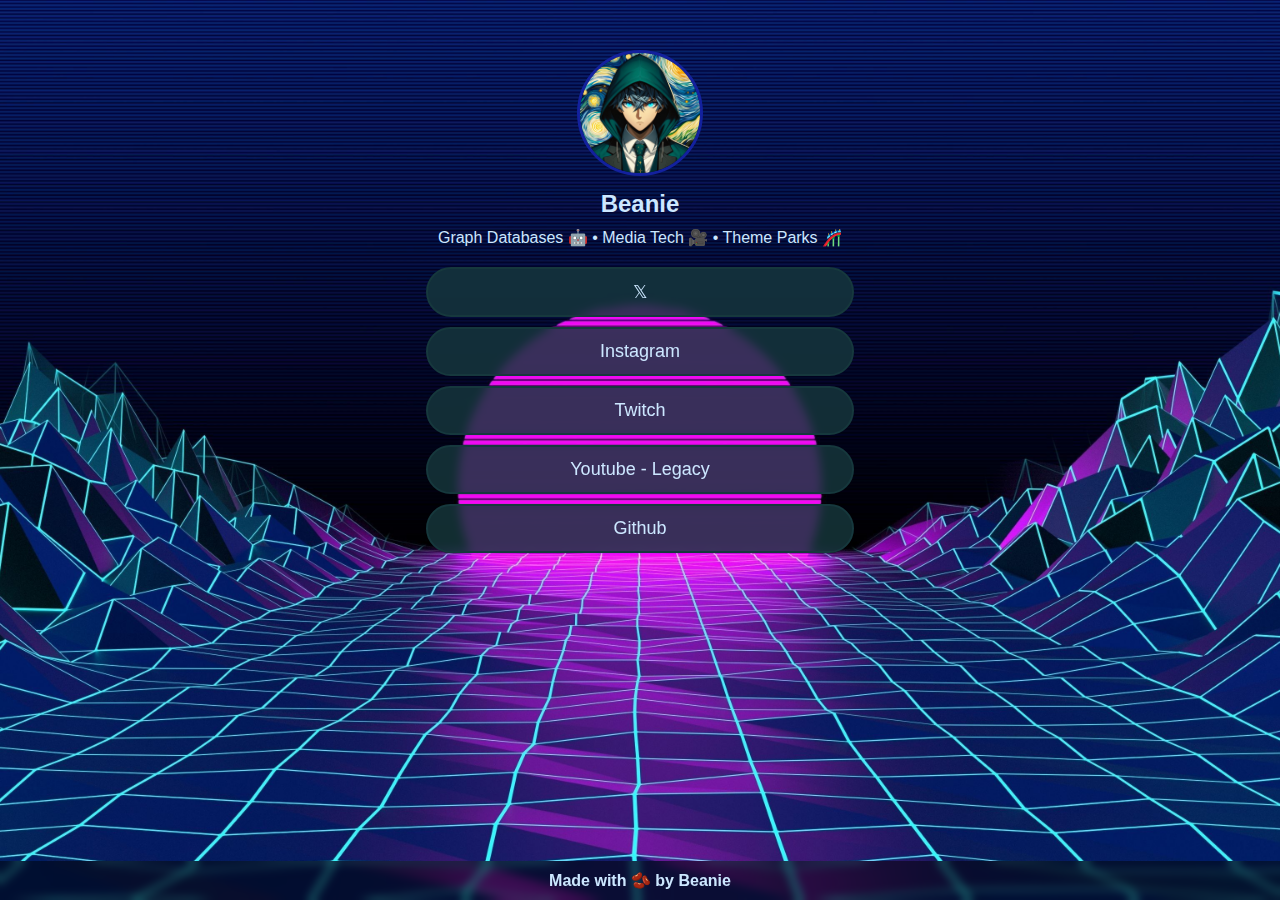
<file: index.html>
<!DOCTYPE html>
<html lang="en">
<head>
    <link rel="icon" type="image/webp" href="images/beanie.webp">
    <meta charset="UTF-8">
    <meta name="viewport" content="width=device-width, initial-scale=1.0">
    <title>Its Beanie</title>
    <style>
        body {
            font-family: Arial, sans-serif;
            background: url('images/back.jpg') no-repeat center center fixed; background-size: cover;
            color: #cce7ff;
            text-align: center;
            margin: 0;
            padding: 0;
            display: flex;
            flex-direction: column;
            min-height: 100vh;
        }
        .container {
            width: 90%;
            max-width: 500px;
            margin: 50px auto;
            flex: 1;
        }
        .profile-img {
            width: 120px;
            height: 120px;
            border-radius: 50%;
            border: 3px solid #13219e;
        }
        .name {
            font-size: 24px;
            margin-top: 10px;
            font-weight: bold;
        }
        .bio {
            font-size: 16px;
            margin: 10px 0 20px;
        }
        .link {
            display: block;
            background: rgba(22, 56, 61, 0.8);
            backdrop-filter: blur(5px);
            color: #cce7ff;
            text-decoration: none;
            padding: 12px;
            border-radius: 25px;
            margin: 10px auto;
            width: 80%;
            font-size: 18px;
            transition: 0.3s;
            border: 2px solid #16383d;
        }
        .link:hover {
            background: rgba(22, 56, 61, 1.0);
            transform: translateY(-3px) scale(1.05);
        }
        .link:hover {
            background-color: #555;
        }
        .footer {
            font-weight: bold;
            padding: 10px;
            text-align: center;
            background: rgba(0, 0, 0, 0.5);
            backdrop-filter: blur(5px);
        }
    </style>
    <script>
        window.onload = function() {
            const prefixes = ["", "Not", "Just", "Super", "NOT", "Knot", "Real", "Fake", "Totally Not ", "I'm ", "Who Is ", "Is This "];
            let selectedPrefix = prefixes[Math.floor(Math.random() * prefixes.length)];
            document.getElementById("dynamic-name").textContent = selectedPrefix + "Beanie";
        };
    </script>
</head>
<body>
    <div class="container">
        <img src="images/beanie.webp" alt="Profile Image" class="profile-img">
        <div class="name" id="dynamic-name">Beanie</div>
        <div class="bio">Graph Databases 🤖 • Media Tech 🎥 • Theme Parks 🎢</div>
        <a href="https://x.com/realbeanie__/" class="link">𝕏</a>
        <a href="https://www.instagram.com/knotbeanie/" class="link">Instagram</a>
        <a href="https://www.twitch.tv/fakebeanie" class="link">Twitch</a>
        <a href="https://www.youtube.com/joshbean39" class="link">Youtube - Legacy</a>
        <a href="https://github.com/justbeanie" class="link">Github</a>
    </div>
    <div class="footer">Made with 🫘 by Beanie</div>
</body>
</html>
</file>
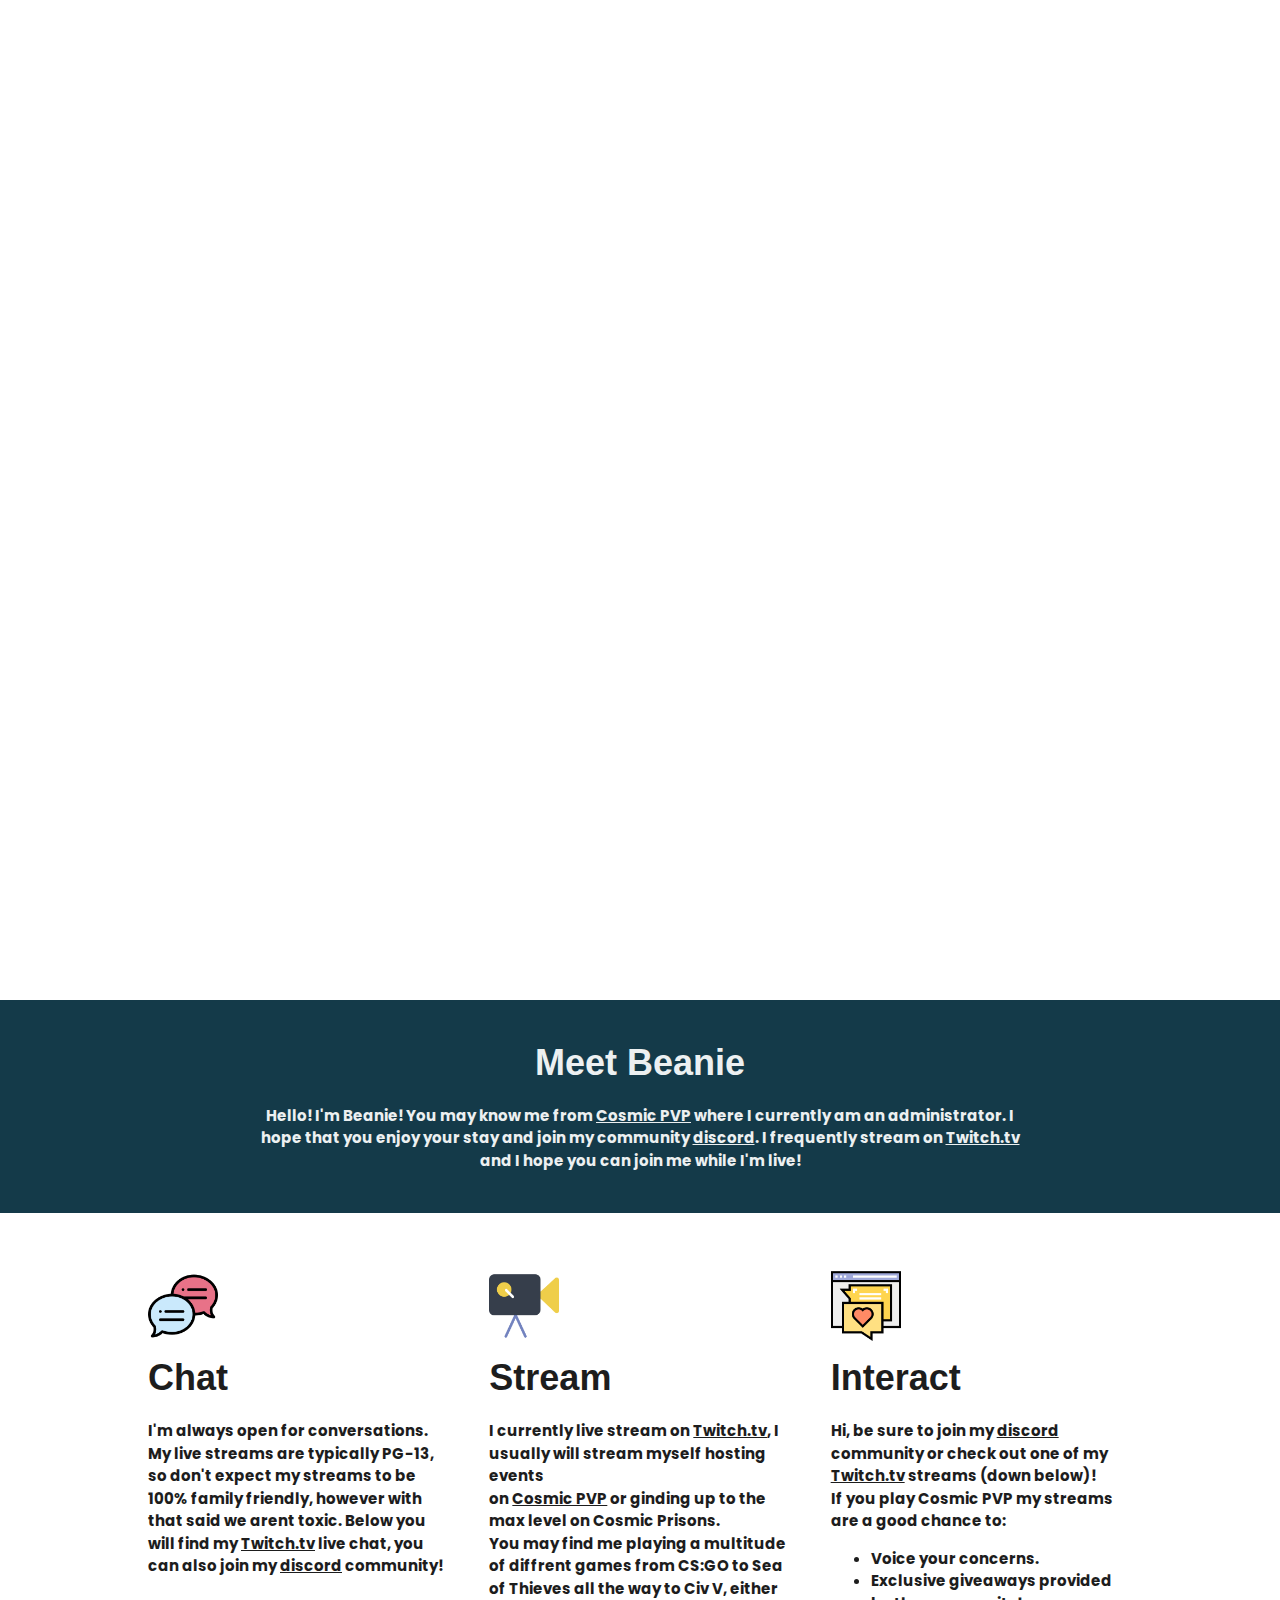
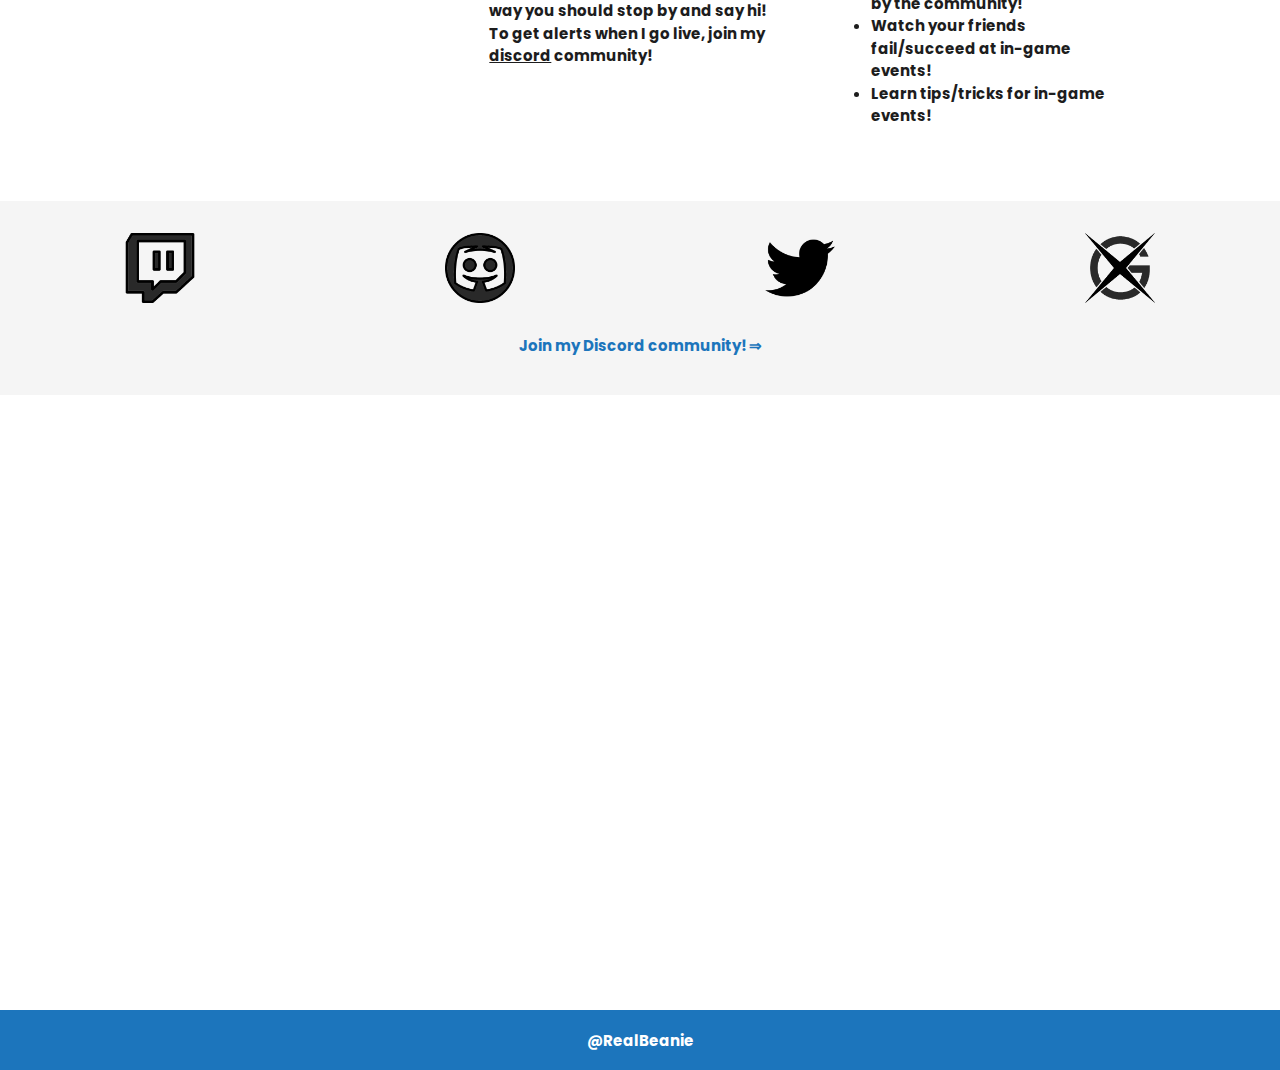
<file: Beanie-master/index.html>
<!DOCTYPE html>
<html>
   <head>
      <title>Beanie</title>
      <meta charset="UTF-8">
      <meta name="viewport" content="width=device-width, initial-scale=1">
      <link href="https://fonts.googleapis.com/css?family=Poppins&display=swap" rel="stylesheet">
      <link rel="stylesheet" href="https://www.w3schools.com/w3css/4/w3.css">
      <script src="https://ajax.googleapis.com/ajax/libs/jquery/3.4.0/jquery.min.js"></script>
      <link rel="stylesheet" type="text/css" href="styles/styles.css">
	  <link rel="apple-touch-icon" sizes="180x180" href="icon/apple-touch-icon.png">
	  <link rel="icon" type="image/png" sizes="32x32" href="icon/favicon-32x32.png">
	  <link rel="icon" type="image/png" sizes="16x16" href="icon/favicon-16x16.png">
	  <link rel="manifest" href="icon/site.webmanifest">
	  <meta name="msapplication-TileColor" content="#da532c">
     <meta name="theme-color" content="#ffffff">
   </head>
   <body>
      <div class="container">
         <header id="top" class="animated animatedFadeInUp fadeInUp">
            <img src="images/BeanieLogo.png" alt="logo" style="width: 35%">
            <div class="wrapper">
               <nav>
                  <a href="#explore" class="btn_fab" style="text-decoration: none">Explore</a>
               </nav>
            </div>
         </header>
         <div class="background" id="explore">
            <header class="style fade-in">
               <h1>Meet Beanie</h1>
               <p>Hello! I'm Beanie! You may know me from <a href="https://cosmicpvp.com">Cosmic PVP</a> where I currently am an administrator. I hope that you enjoy your stay and join my community <a href="https://discord.gg/xMdsVBj">discord</a>. I frequently stream on <a href="https://twitch.tv/fakebeanie" >Twitch.tv</a> and I hope you can join me while I'm live! </p>
            </header>
         </div>
         <div class="grid-wrapper-equal-thirds style fade-in">
            <article class="left-third">
               <img src="images/speech-bubble.png" alt="Chat">
               <h1>Chat</h1>
               <p>I'm always open for conversations. My live streams are typically PG-13, so don't expect my streams to be 100% family friendly, however with that said we arent toxic. Below you will find my <a href="https://twitch.tv/fakebeanie" >Twitch.tv</a> live chat, you can also join my <a href="https://discord.gg/xMdsVBj">discord</a> community!</p>
            </article>
            <article class="middle-third">
               <img src="images/video-camera.png" alt="Video-camera">
               <h1>Stream</h1>
               <p>I currently live stream on <a href="https://twitch.tv/fakebeanie" >Twitch.tv</a>, I usually will stream myself hosting events
			   </br> on <a href="https://cosmicpvp.com">Cosmic PVP</a> or ginding up to the max level on Cosmic Prisons.
			   </br>You may find me playing a multitude of diffrent games from CS:GO to Sea of Thieves all the way to Civ V, either way you should stop by and say hi! 
			   </br> To get alerts when I go live, join my <a href="https://discord.gg/xMdsVBj">discord</a> community! </p>
            </article>
            <article class="right-third">
               <img src="images/engagement.png" alt="Engagement">
               <h1>Interact</h1>
               <p>Hi, be sure to join my <a href="https://discord.gg/xMdsVBj">discord</a> community or check out one of my <a href="https://twitch.tv/fakebeanie" >Twitch.tv</a> streams (down below)! </br>
			   If you play Cosmic PVP my streams are a good chance to:
			   <ul>
			   <li>Voice your concerns.</li>
			   <li>Exclusive giveaways provided by the community!</li>
			   <li>Watch your friends fail/succeed at in-game events!</li>
			   <li>Learn tips/tricks for in-game events!</li>
			   </ul>
			   </p>
            </article>
         </div>
         <div class="grid-wrapper-equal-fourths style fade-in">
            <article class="one-fourth">
			<a href="https://twitch.tv/fakebeanie" >
               <img src="images/twitch.png" alt="twitch">
			   </a>
            </article>
            <article class="one-fourth">
			<a href="https://discord.gg/xMdsVBj" >
               <img src="images/discord.png" alt="discord">
			   </a>
            </article>
            <article class="one-fourth">
			<a href="https://twitter.com/realbeanie__">
               <img src="images/twitter.png" alt="twitter">
			   </a>
            </article>
            <article class="one-fourth">
			<a href="http://xternalgaming.com/" >
               <img src="images/externalgaming.png" h alt="Xternal-Gaming">
			</a>
            </article>
         </div>
         <div class="content style fade-in">
            <a href="https://discord.gg/xMdsVBj" style="color: #1c75bc;">Join my Discord community! &rArr;</a>
         </div>
      </div>
      <div class="splitscreen">
         <div class="left">
            <iframe src="https://player.twitch.tv/?channel=fakebeanie" frameborder="0" allowfullscreen="true" scrolling="no" class="twitch_video"></iframe><a href="https://www.twitch.tv/fakebeanie?tt_content=text_link&tt_medium=live_embed" style="padding:2px 0px 4px; display:block; width:345px; font-weight:normal; font-size:10px; text-decoration:underline;"></a>
         </div>
         <div class="right">
            <iframe src="https://www.twitch.tv/embed/fakebeanie/chat" frameborder="0" scrolling="no" class="twitch_chat"></iframe>
         </div>
      </div>
      <footer><a href="https://twitter.com/realbeanie__" style="text-decoration: none;">@RealBeanie</a></footer>
      </div>
   </body>
   <script src="js/script.js"></script>
</html>
</file>
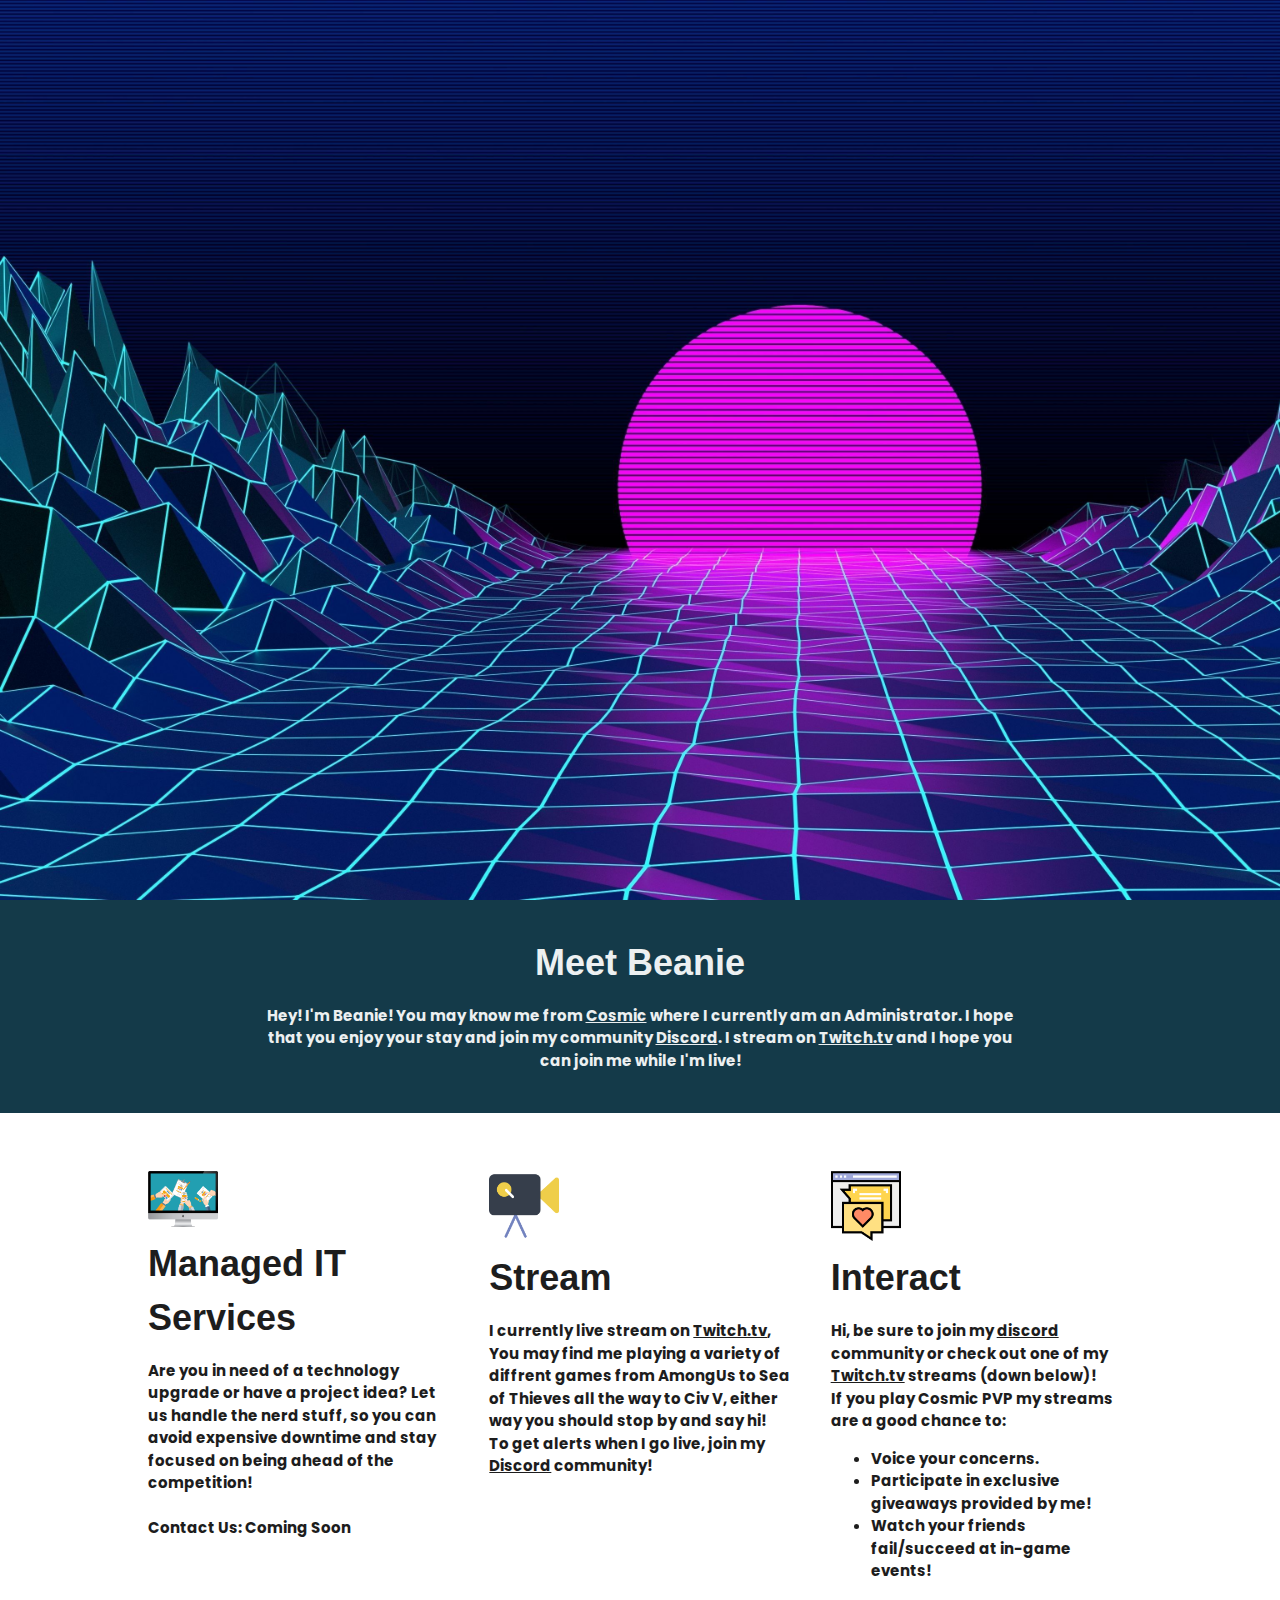
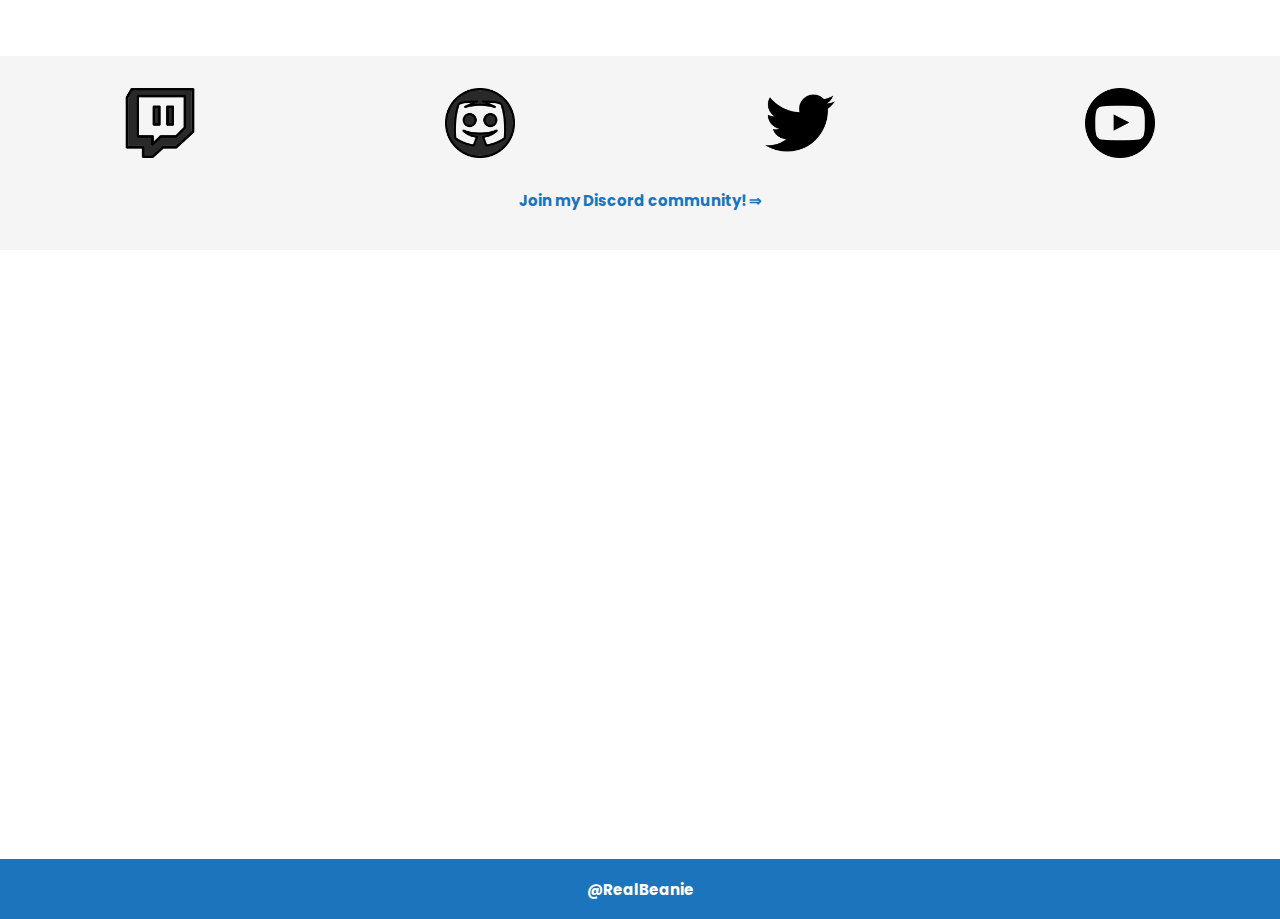
<file: index-old.html>
<!DOCTYPE html>
<html xmlns="http://www.w3.org/1999/html" xmlns="http://www.w3.org/1999/html" xmlns="http://www.w3.org/1999/html">
   <head>
      <title>Beanie</title>
      <meta charset="UTF-8">
      <meta name="viewport" content="width=device-width, initial-scale=1">
      <link href="https://fonts.googleapis.com/css?family=Poppins&display=swap" rel="stylesheet">
      <link rel="stylesheet" href="https://www.w3schools.com/w3css/4/w3.css">
      <script src="https://ajax.googleapis.com/ajax/libs/jquery/3.4.0/jquery.min.js"></script>
      <link rel="stylesheet" type="text/css" href="styles/styles.css">
	  <link rel="apple-touch-icon" sizes="180x180" href="icon/apple-touch-icon.png">
	  <link rel="icon" type="image/png" sizes="32x32" href="icon/favicon-32x32.png">
	  <link rel="icon" type="image/png" sizes="16x16" href="icon/favicon-16x16.png">
	  <link rel="manifest" href="icon/site.webmanifest">
	  <meta name="msapplication-TileColor" content="#da532c">
     <meta name="theme-color" content="#ffffff">
   </head>
   <body>
      <div class="container">
          <div class="top">
         <header id="top" class="animated animatedFadeInUp fadeInUp">
             <img src="images/BeanieLogowhite.png" alt="logo" style="width: 35%">
            <div class="wrapper">
               <nav>
                  <a href="#explore" class="btn_fab" style="text-decoration: none">Explore</a>
               </nav>
            </div>
             </div>
         </header>
         <div class="background" id="explore">
            <header class="style fade-in">
               <h1>Meet Beanie</h1>
               <p>Hey! I'm Beanie! You may know me from <a href="https://cosmic.games">Cosmic</a> where I currently am an Administrator. I hope that you enjoy your stay and join my community <a href="https://discord.fakebeanie.me/">Discord</a>. I stream on <a href="https://twitch.tv/fakebeanie" >Twitch.tv</a> and I hope you can join me while I'm live! </p>
            </header>
         </div>
         <div class="grid-wrapper-equal-thirds style fade-in">
             <article class="left-third">
               <img src="images/code.png" alt="IT Svc">
               <h1>Managed IT Services</h1>
               <p>Are you in need of a technology upgrade or have a project idea? Let us handle the nerd stuff, so you can avoid expensive downtime and stay focused on being ahead of the competition! </br>
                   </br>Contact Us: Coming Soon
               </p>
            </article>
            <article class="middle-third">
               <img src="images/video-camera.png" alt="Video-camera">
               <h1>Stream</h1>
               <p>I currently live stream on <a href="https://twitch.tv/fakebeanie" >Twitch.tv</a>,
			   </br>You may find me playing a variety of diffrent games from AmongUs to Sea of Thieves all the way to Civ V, either way you should stop by and say hi!
			   </br> To get alerts when I go live, join my <a href="https://discord.fakebeanie.me/">Discord</a> community! </p>
            </article>
            <article class="right-third">
               <img src="images/engagement.png" alt="Engagement">
               <h1>Interact</h1>
               <p>Hi, be sure to join my <a href="https://discord.fakebeanie.me/">discord</a> community or check out one of my <a href="https://twitch.tv/fakebeanie" >Twitch.tv</a> streams (down below)! </br>
			   If you play Cosmic PVP my streams are a good chance to:
			   <ul>
			   <li>Voice your concerns.</li>
			   <li>Participate in exclusive giveaways provided by me!</li>
			   <li>Watch your friends fail/succeed at in-game events!</li>
			   </ul>
			   </p>
            </article>
         </div>
         <div class="grid-wrapper-equal-fourths style fade-in">
            <article class="one-fourth">
			<a href="https://twitch.tv/fakebeanie" >
               <img src="images/twitch.png" alt="twitch">
			   </a>
            </article>
            <article class="one-fourth">
			<a href="https://discord.gg/xMdsVBj" >
               <img src="images/discord.png" alt="discord">
			   </a>
            </article>
            <article class="one-fourth">
			<a href="https://twitter.com/realbeanie__">
               <img src="images/twitter.png" alt="twitter">
			   </a>
            </article>
            <article class="one-fourth">
			<a href="https://youtube.com/joshbean39/" >
               <img src="images/youtube.png" h alt="youtube">
			</a>
            </article>
         </div>
         <div class="content style fade-in">
            <a href="https://discord.gg/xMdsVBj" style="color: #1c75bc;">Join my Discord community! &rArr;</a>
         </div>
      </div>
      <div class="splitscreen">
         <div class="left">
             <iframe src="https://player.twitch.tv/?channel=fakebeanie&parent=fakebeanie.me" frameborder="0" allowfullscreen="true" scrolling="no" class="twitch_video"></iframe>
         </div>
         <div class="right">
             <iframe
                     id="chat_embed"
                     src="https://www.twitch.tv/embed/fakebeanie/chat?parent=fakebeanie.me" frameborder="0" scrolling="no" class="twitch_chat">
             </iframe>
         </div>
      </div>
      <footer><a href="https://twitter.com/realbeanie__" style="text-decoration: none;">@RealBeanie</a></footer>
      </div>
   </body>
   <script src="js/script.js"></script>
</html>
</file>
<file: Beanie-master/styles/styles.css>
/* Basic Grid Template */
/* June 7 */ 
body {
	margin: 0;
	color: #fff;
	font-weight: 700;
	height: 100vh;
	font-family: 'Poppins', sans-serif;
}

.container {
	max-width: 2880px;
	margin: 0 auto;
}

header#top {
	text-align: center;
	height: 1000px;
}

header {
	text-align: center;
	color: #ecf0f1;
	margin: 0 20% 0 20%;
	/* top, right, bottom, left */
}

h1 {
	font-weight: bold;
}

footer {
	height: 60px;
}

.content {
	width: calc(1000vw -40);
	height: 60px;
	text-align: center;
	background-color: #F5F5F5;
}

header {
	grid-area: header;
}

footer {
	grid-area: footer;
}

.grid-wrapper {
	display: grid;
	grid-template-columns: 1fr 1fr;
	grid-template-rows: auto;
	grid-template-areas: "left-half right-half";
}

.half-left {
	grid-area: left-half;
	background-color: #fff;
}

.half-right {
	grid-area: right-half;
	background-color: #fff;
}

.grid-wrapper-equal-thirds {
	display: grid;
	grid-template-columns: 1fr 1fr 1fr;
	grid-template-rows: auto auto;
	grid-template-areas: "left-third middle-third right-third";
	color: #1d1d1d;
	margin: 3% 10% 3% 10%;
}

.grid-wrapper-equal-fourths {
	display: grid;
	grid-template-columns: 1fr 1fr 1fr 1fr;
	grid-template-rows: auto auto auto auto;
	grid-template-areas: "one-fourth" "one-fourth" "one-fourth" "one-fourth";
	text-align: center;
}

.one-fourth {
	background-color: #F5F5F5;
	padding: 10% 0 10% 0;
}

.grid-wrapper-two-thirds {
	display: grid;
	grid-template-columns: 66% 1fr;
	grid-template-rows: auto auto;
	grid-template-areas: "left-two-thirds right-one-third";
}

.left-two-thirds,
.right-one-third {
	background-color: #414141;
}

.grid-wrapper-right-two-thirds {
	display: grid;
	grid-template-columns: 1fr 66%;
	grid-template-rows: auto auto;
	grid-template-areas: "left-one-third right-two-thirds";
}

.left-one-third,
.right-two-thirds {
	background-color: #2c3e50;
}

.left-third, .middle-third, .right-third {
	padding: 20px; 
}


/* Resizing */

@media screen and (max-width: 700px) {
	.grid-wrapper {
		display: block;
	}
	.left-half,
	.right-half {
		margin: 0px;
	}
	.grid-wrapper-equal-thirds {
		display: block;
	}
	.left-third,
	.middle-third,
	.right-third {
		margin: 0 0 20px 0;
	}
	.grid-wrapper-two-thirds {
		display: block;
	}
	.left-two-thirds,
	.right-one-third {
		margin-bottom: 20px;
	}
	.grid-wrapper-right-two-thirds {
		display: block;
	}
	.left-one-third,
	.right-two-thirds {
		margin-bottom: 20px;
	}
	.grid-wrapper-equal-fourths {
		display: block;
	}
}


/* Anomation */

.fade-in {
	animation: fadeIn ease 1s;
	-webkit-animation: fadeIn ease 1s;
	-moz-animation: fadeIn ease 1s;
	-o-animation: fadeIn ease 1s;
	-ms-animation: fadeIn ease 1s;
}

@keyframes fadeIn {
	0% {
		opacity: 0;
	}
	100% {
		opacity: 1;
	}
}

@-moz-keyframes fadeIn {
	0% {
		opacity: 0;
	}
	100% {
		opacity: 1;
	}
}

@-webkit-keyframes fadeIn {
	0% {
		opacity: 0;
	}
	100% {
		opacity: 1;
	}
}

@-o-keyframes fadeIn {
	0% {
		opacity: 0;
	}
	100% {
		opacity: 1;
	}
}

@-ms-keyframes fadeIn {
	0% {
		opacity: 0;
	}
	100% {
		opacity: 1;
	}
}


/* Comfig */

article img {
	width: 70px;
}

article.h1 {
	font-size: 1em;
}

.background {
	background-color: #143a49;
	padding: 2% 0 2% 0;
}

footer {
	background-color: #1c75bc;
	text-align: center;
	padding-top: 20px;
}

.splitscreen {
	display: flex;
	margin-left: calc(50% - 585px);
	padding: 4% 0 4% 0;
}

.splitscreen .left {
	flex: 1;
}

.splitscreen .right {
	flex: 1;
}


/* Underlined Link */

.content a {
	text-decoration: none;
	position: relative;
	display: inline-block;
	color: #fff;
}

.content a:hover::after {
	width: 100%;
}

.content a::after {
	content: "";
	position: absolute;
	z-index: 0;
	left: 0;
	bottom: -5px;
	width: 0;
	height: 3px;
	background-color: #1c75bc;
	transition: width 0.2s ease-in-out;
}

header img {
	margin-top: 10%;
}

nav {
	margin-top: -200px; 
}


/* Animation */

@keyframes fadeInUp {
	from {
		transform: translate3d(0, 40px, 0)
	}
	to {
		transform: translate3d(0, 0, 0);
		opacity: 1
	}
}

@-webkit-keyframes fadeInUp {
	from {
		transform: translate3d(0, 40px, 0)
	}
	to {
		transform: translate3d(0, 0, 0);
		opacity: 1
	}
}

.animated {
	animation-duration: 1s;
	animation-fill-mode: both;
	-webkit-animation-duration: 1s;
	-webkit-animation-fill-mode: both
}

.animatedFadeInUp {
	opacity: 0
}

.fadeInUp {
	opacity: 0;
	animation-name: fadeInUp;
	-webkit-animation-name: fadeInUp;
}


/* Explore Button */

.wrapper {
	margin: 0 auto;
	text-align: center;
	margin-top: 300px;
}

.btn_fab {
	color: #133a49;
	text-transform: uppercase;
	font-family: 'Lato', sans-serif;
	letter-spacing: 5px;
	font-size: 12px;
	border: 2px solid #133a49;
	padding: 15px 25px;
	position: relative;
	cursor: pointer;
}

a.btn_fab:hover {
	animation-name: change-background;
	animation-duration: .1s;
	-webkit-animation-delay: .2s;
	/* Chrome, Safari, Opera */
	animation-delay: .1.5s;
	animation-fill-mode: forwards;
}

@-webkit-keyframes change-background {
	0% {
		background: transparent;
	}
	100% {
		background: #133a49;
		color: #fff;
	}
}

a.btn_fab:before {
	position: absolute;
	content: "";
	width: 10px;
	height: 2px;
	left: 0;
	top: 22px;
	background-color: #133a49;
	animation-name: right-to-left;
	animation-duration: .3s;
}

@-webkit-keyframes right-to-left {
	0% {
		width: 100%;
	}
	50% {
		width: 100%;
		right: 0;
	}
	100% {
		width: 10px;
		left: 0;
		right: auto;
	}
}

a.btn_fab:hover:before {
	animation-name: left-to-right;
	animation-duration: .3s;
	animation-fill-mode: forwards;
}

@-webkit-keyframes left-to-right {
	0% {
		width: 10px;
	}
	50% {
		width: 100%;
		left: 0;
	}
	100% {
		width: 10px;
		right: 0;
		left: auto;
	}
}

/* Readjustment of Twitch Chat and Video */ 

.twitch_chat {
	width: 350px;
	height: 500px;
}
.twitch_video {
	height: 500px;
	width: 820.20582px;
}
@media only screen and (max-width: 1204px) { /* Smaller Screens */ 
	.twitch_chat {
	   width: 175px;
	   height: 250px;
	}
	.twitch_video {
	   height: 250px;
	   width: 410.10291px;
	   float: right;
	}
	.splitscreen {
	   margin-left: calc(50% - 292.551455px)
	}
}
@media only screen and (max-width: 611px) { /* Mobile Phones */ 
	.twitch_chat {
	   width: 87.5px;
	   height: 125px;
	}
	.twitch_video {
	   height: 125px;
	   width: 205.051455px;
	   float: right;
	}
	.splitscreen {
	   margin-left: calc(50% - 292.551455px)
	}
	header img {
	   margin-top: 300px;
	}
}

/* Custom Scrollbar */

::-webkit-scrollbar {
	width: 12px;
	height: 12px;
}

::-webkit-scrollbar-track {
	background: #f5f5f5;
	border-radius: 10px;
}

::-webkit-scrollbar-thumb {
	border-radius: 10px;
	background: #ccc;
}

::-webkit-scrollbar-thumb:hover {
	background: #999;
}
</file>
<file: styles/styles.css>
@import url('https://fonts.googleapis.com/css2?family=Pattaya&display=swap');
/* Basic Grid Template */
/* June 7 */ 
body {
	margin: 0;
	color: #fff;
	font-weight: 700;
	height: 100vh;
	font-family: 'Poppins', sans-serif;
}

.top {
	background-image: url("../images/back.jpg");
	background-size: cover;
	background-attachment: fixed;
	background-repeat: no-repeat;
	height: 100vh;
	overflow-x: hidden;
	overflow-y: auto;
}

.container {
	max-width: 2880px;
	margin: 0 auto;
}

header#top {
	text-align: center;
}

header {
	text-align: center;
	color: #ecf0f1;
	margin: 0 20% 0 20%;
	/* top, right, bottom, left */
}

h1 {
	font-weight: bold;
}

footer {
	height: 60px;
}

.content {
	width: calc(1000vw -40);
	height: 60px;
	text-align: center;
	background-color: #F5F5F5;
}

header {
	grid-area: header;
}

footer {
	grid-area: footer;
}

.grid-wrapper {
	display: grid;
	grid-template-columns: 1fr 1fr;
	grid-template-rows: auto;
	grid-template-areas: "left-half right-half";
}

.half-left {
	grid-area: left-half;
	background-color: #fff;
}

.half-right {
	grid-area: right-half;
	background-color: #fff;
}

.grid-wrapper-equal-thirds {
	display: grid;
	grid-template-columns: 1fr 1fr 1fr;
	grid-template-rows: auto auto;
	grid-template-areas: "left-third middle-third right-third";
	color: #1d1d1d;
	margin: 3% 10% 3% 10%;
}

.grid-wrapper-equal-fourths {
	display: grid;
	grid-template-columns: 1fr 1fr 1fr 1fr;
	grid-template-rows: auto auto auto auto;
	grid-template-areas: "one-fourth" "one-fourth" "one-fourth" "one-fourth";
	text-align: center;
}

.one-fourth {
	background-color: #F5F5F5;
	padding: 10% 0 10% 0;
}

.grid-wrapper-two-thirds {
	display: grid;
	grid-template-columns: 66% 1fr;
	grid-template-rows: auto auto;
	grid-template-areas: "left-two-thirds right-one-third";
}

.left-two-thirds,
.right-one-third {
	background-color: #414141;
}

.grid-wrapper-right-two-thirds {
	display: grid;
	grid-template-columns: 1fr 66%;
	grid-template-rows: auto auto;
	grid-template-areas: "left-one-third right-two-thirds";
}

.left-one-third,
.right-two-thirds {
	background-color: #2c3e50;
}

.left-third, .middle-third, .right-third {
	padding: 20px; 
}


/* Resizing */

@media screen and (max-width: 700px) {
	.grid-wrapper {
		display: block;
	}
	.left-half,
	.right-half {
		margin: 0px;
	}
	.grid-wrapper-equal-thirds {
		display: block;
	}
	.left-third,
	.middle-third,
	.right-third {
		margin: 0 0 20px 0;
	}
	.grid-wrapper-two-thirds {
		display: block;
	}
	.left-two-thirds,
	.right-one-third {
		margin-bottom: 20px;
	}
	.grid-wrapper-right-two-thirds {
		display: block;
	}
	.left-one-third,
	.right-two-thirds {
		margin-bottom: 20px;
	}
	.grid-wrapper-equal-fourths {
		display: block;
	}
}


/* Anomation */

.fade-in {
	animation: fadeIn ease 1s;
	-webkit-animation: fadeIn ease 1s;
	-moz-animation: fadeIn ease 1s;
	-o-animation: fadeIn ease 1s;
	-ms-animation: fadeIn ease 1s;
}

@keyframes fadeIn {
	0% {
		opacity: 0;
	}
	100% {
		opacity: 1;
	}
}

@-moz-keyframes fadeIn {
	0% {
		opacity: 0;
	}
	100% {
		opacity: 1;
	}
}

@-webkit-keyframes fadeIn {
	0% {
		opacity: 0;
	}
	100% {
		opacity: 1;
	}
}

@-o-keyframes fadeIn {
	0% {
		opacity: 0;
	}
	100% {
		opacity: 1;
	}
}

@-ms-keyframes fadeIn {
	0% {
		opacity: 0;
	}
	100% {
		opacity: 1;
	}
}


/* Comfig */

article img {
	width: 70px;
}

article.h1 {
	font-size: 1em;
}

.background {
	background-color: #143a49;
	padding: 2% 0 2% 0;
}

footer {
	background-color: #1c75bc;
	text-align: center;
	padding-top: 20px;
}

.splitscreen {
	display: flex;
	margin-left: calc(50% - 585px);
	padding: 4% 0 4% 0;
}

.splitscreen .left {
	flex: 1;
}

.splitscreen .right {
	flex: 1;
}


/* Underlined Link */

.content a {
	text-decoration: none;
	position: relative;
	display: inline-block;
	color: #fff;
}

.content a:hover::after {
	width: 100%;
}

.content a::after {
	content: "";
	position: absolute;
	z-index: 0;
	left: 0;
	bottom: -5px;
	width: 0;
	height: 3px;
	background-color: #1c75bc;
	transition: width 0.2s ease-in-out;
}

header img {
	margin-top: 10%;
}

nav {
	margin-top: -200px; 
}


/* Animation */

@keyframes fadeInUp {
	from {
		transform: translate3d(0, 40px, 0)
	}
	to {
		transform: translate3d(0, 0, 0);
		opacity: 1
	}
}

@-webkit-keyframes fadeInUp {
	from {
		transform: translate3d(0, 40px, 0)
	}
	to {
		transform: translate3d(0, 0, 0);
		opacity: 1
	}
}

.animated {
	animation-duration: 1s;
	animation-fill-mode: both;
	-webkit-animation-duration: 1s;
	-webkit-animation-fill-mode: both
}

.animatedFadeInUp {
	opacity: 0
}

.fadeInUp {
	opacity: 0;
	animation-name: fadeInUp;
	-webkit-animation-name: fadeInUp;
}


/* Explore Button */

.wrapper {
	margin: 0 auto;
	text-align: center;
	margin-top: 300px;
}

.btn_fab {
	color: #ffffff;
	text-transform: uppercase;
	font-family: 'Lato', sans-serif;
	letter-spacing: 5px;
	font-size: 12px;
	border: 2px solid #ffffff;
	padding: 15px 25px;
	position: relative;
	cursor: pointer;
}

a.btn_fab:hover {
	animation-name: change-background;
	animation-duration: .1s;
	-webkit-animation-delay: .2s;
	/* Chrome, Safari, Opera */
	animation-delay: 0.15s;
	animation-fill-mode: forwards;
}

@-webkit-keyframes change-background {
	0% {
		background: transparent;
	}
	100% {
		background: #ffffff;
		color: #133a49;
	}
}

a.btn_fab:before {
	position: absolute;
	content: "";
	width: 10px;
	height: 2px;
	left: 0;
	top: 22px;
	background-color: #ffffff;
	animation-name: right-to-left;
	animation-duration: .3s;
}

@-webkit-keyframes right-to-left {
	0% {
		width: 100%;
	}
	50% {
		width: 100%;
		right: 0;
	}
	100% {
		width: 10px;
		left: 0;
		right: auto;
	}
}

a.btn_fab:hover:before {
	animation-name: left-to-right;
	animation-duration: .3s;
	animation-fill-mode: forwards;
}

@-webkit-keyframes left-to-right {
	0% {
		width: 10px;
	}
	50% {
		width: 100%;
		left: 0;
	}
	100% {
		width: 10px;
		right: 0;
		left: auto;
	}
}

/* Readjustment of Twitch Chat and Video */ 

.twitch_chat {
	width: 350px;
	height: 500px;
}
.twitch_video {
	height: 500px;
	width: 820.20582px;
}
@media only screen and (max-width: 1204px) { /* Smaller Screens */ 
	.twitch_chat {
	   width: 175px;
	   height: 250px;
	}
	.twitch_video {
	   height: 250px;
	   width: 410.10291px;
	   float: right;
	}
	.splitscreen {
	   margin-left: calc(50% - 292.551455px)
	}
}
@media only screen and (max-width: 611px) { /* Mobile Phones */ 
	.twitch_chat {
	   width: 87.5px;
	   height: 125px;
	}
	.twitch_video {
	   height: 125px;
	   width: 205.051455px;
	   float: right;
	}
	.splitscreen {
	   margin-left: calc(50% - 292.551455px)
	}
	header img {
	   margin-top: 300px;
	}
}

/* Custom Scrollbar */

::-webkit-scrollbar {
	width: 10px;
	height: 14px;
}

::-webkit-scrollbar-track {
	background: #324b5d;
	border-radius: 10px;
}

::-webkit-scrollbar-thumb {
	border-radius: 10px;
	background: #143a49;
}

::-webkit-scrollbar-thumb:hover {
	background: #143a49;
}

.parallax {
	perspective: 1px;
	height: 100vh;
	overflow-x: hidden;
	overflow-y: auto;
	background-attachment: fixed;
}
</file>
